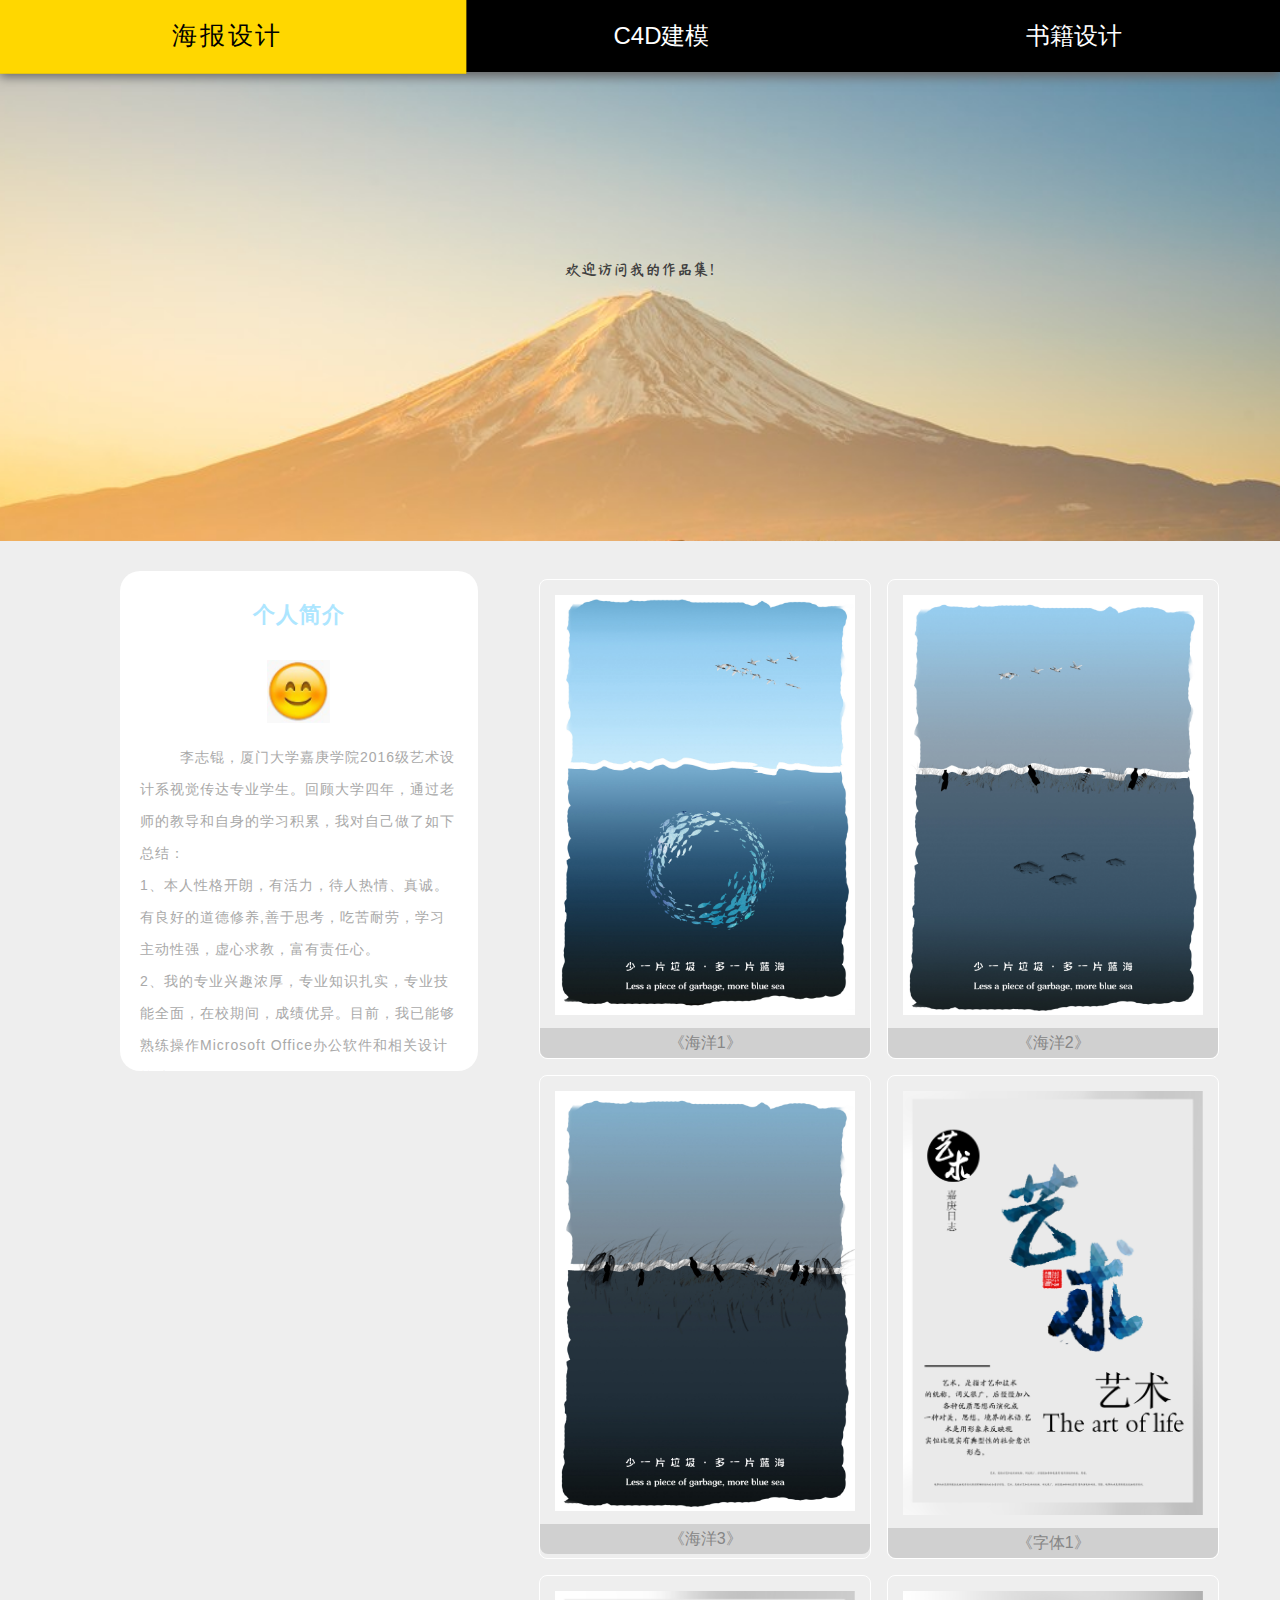
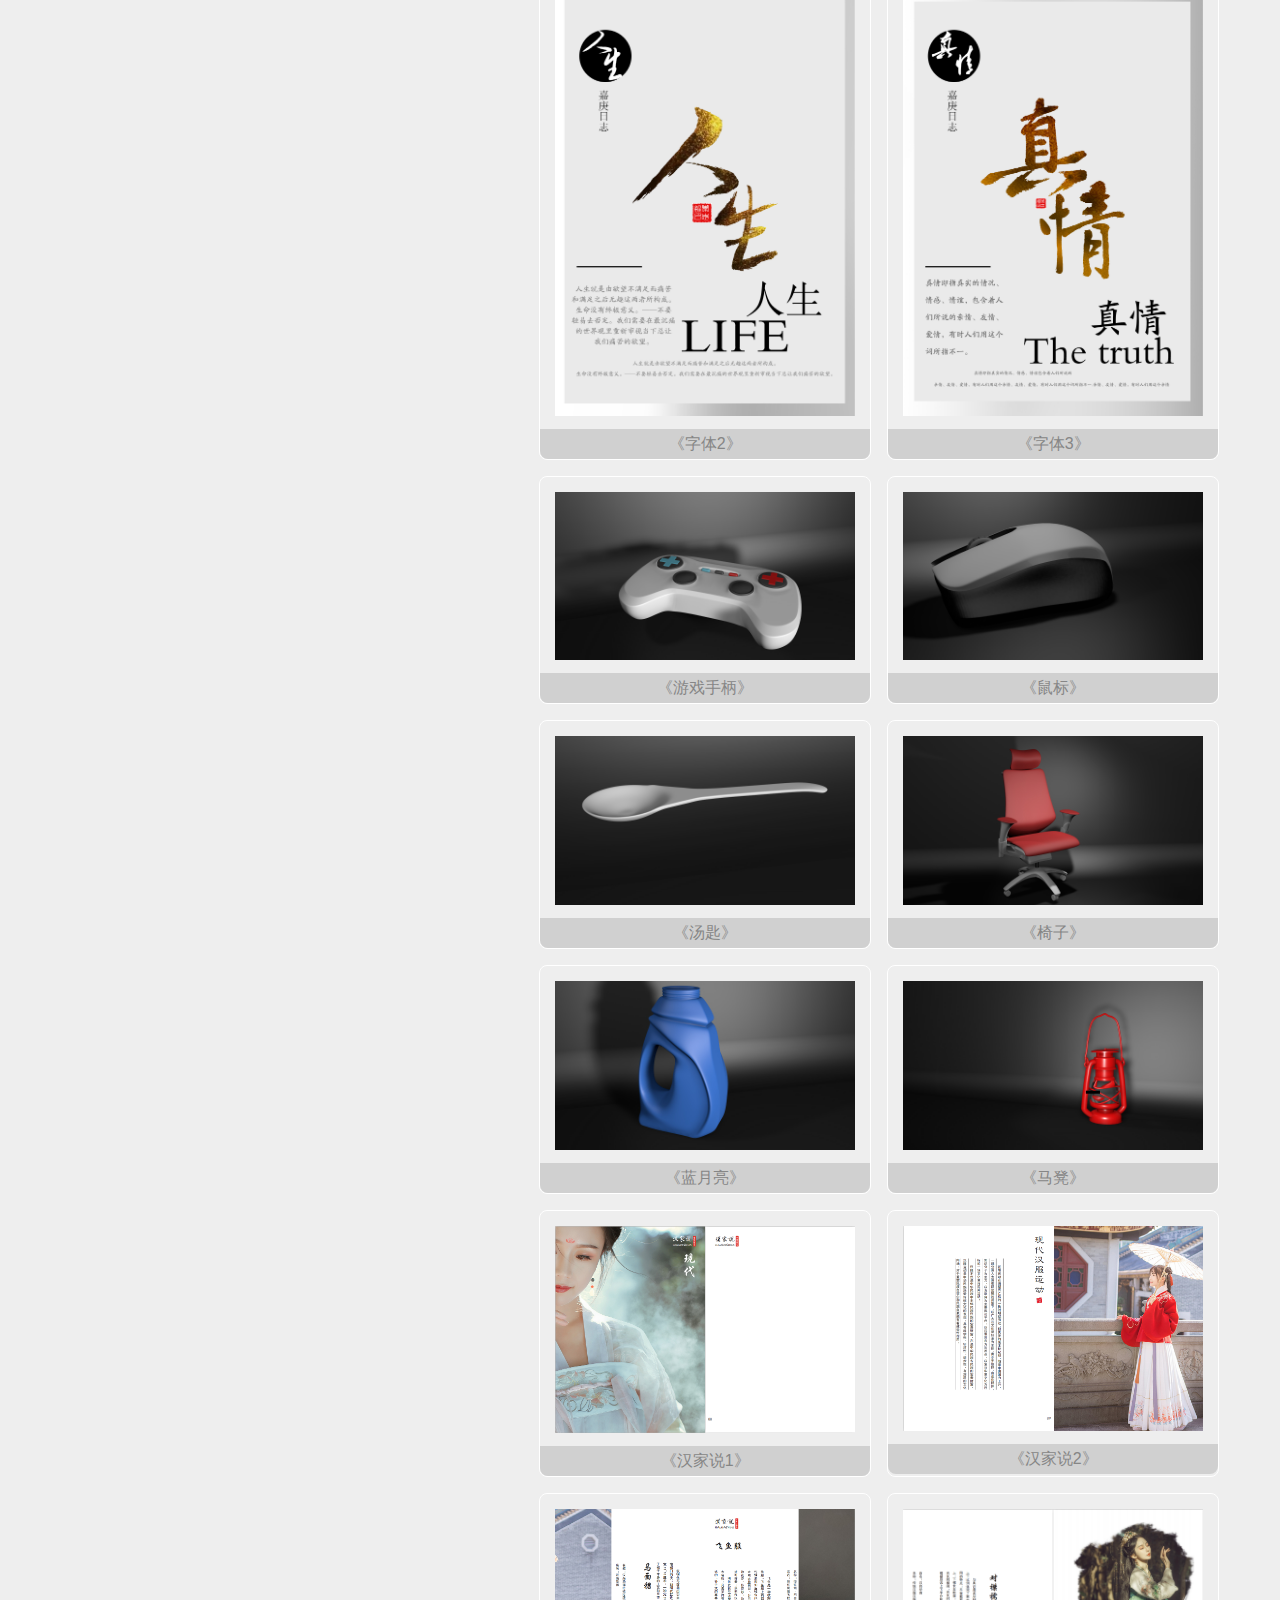
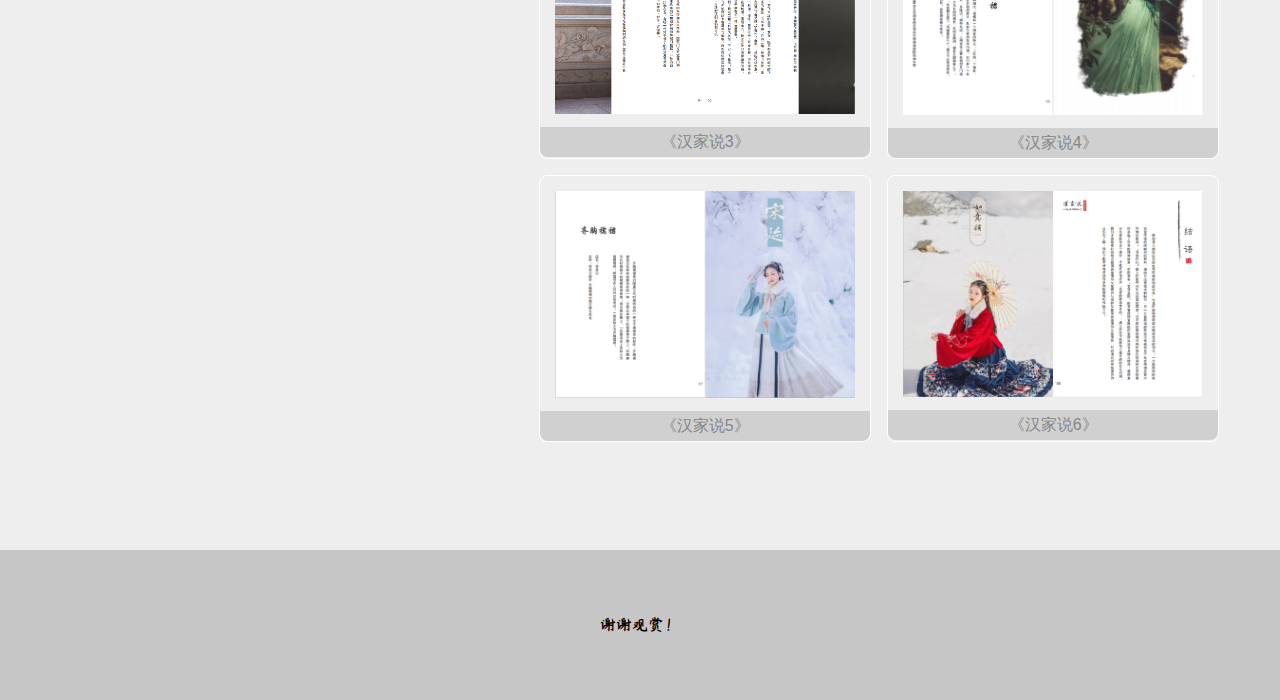
<file: index.html>
<!doctype html><html><head><meta charset="UTF-8"><title>李志锟个人作品集</title><link rel="shortcut icon" href="img/touxiang.jpg"><link rel="stylesheet" type="text/css" href="style.css"></head><body><header><nav><a href="#">海报设计</a><a href="#">C4D建模</a><a href="#">书籍设计</a></nav></header><div class="huanying "><div><i class="web-font">欢迎访问我的作品集!</i></div></div><div class="jiesao"><div class="biaoti"><h4>个人简介</h4></div><div class="wenan"><img src="img/touxiang.jpg"><p>李志锟，厦门大学嘉庚学院2016级艺术设计系视觉传达专业学生。回顾大学四年，通过老师的教导和自身的学习积累，我对自己做了如下总结：<br>1、本人性格开朗，有活力，待人热情、真诚。有良好的道德修养,善于思考，吃苦耐劳，学习主动性强，虚心求教，富有责任心。<br>2、我的专业兴趣浓厚，专业知识扎实，专业技能全面，在校期间，成绩优异。目前，我已能够熟练操作Microsoft Office办公软件和相关设计软件，如C4D、Adobe Illustrator、Adobe Photoshop、Adobe Dreamweaver等，且具有较强的设计功底、创新理念和构思。喜欢看相关设计网站，如优设、站酷、UI中国、奇迹秀、behance等。<br>3、在学生工作方面，我通过担任辅导员助理、班级副班长和部长，使得自己的组织能力、人际交往能力和团队协作意识不断增强，同时也培养了高度的责任感与灵活应变的能力。<br>如今大学生活已告一段落，在今后的职业生涯中，我将会更加努力地学习，不断积极地进取。我相信：生活不会辜负每一个努力的人！</p></div></div><main><div class="gallery"><figure><a href="img/haibao 1.jpg" target="_blank"><img src="img/tbn/haibao 1.jpg"></a><figcaption>《海洋1》</figcaption></figure><figure><a href="img/haibao 2.jpg" target="_blank"><img src="img/tbn/haibao 2.jpg"></a><figcaption>《海洋2》</figcaption></figure><figure><a href="img/haibao 3.jpg" target="_blank"><img src="img/tbn/haibao 3.jpg"></a><figcaption>《海洋3》</figcaption></figure><figure><a href="img/haibao 4.jpg" target="_blank"><img src="img/tbn/haibao 4.jpg"></a><figcaption>《字体1》</figcaption></figure><figure><a href="img/haibao 5.jpg" target="_blank"><img src="img/tbn/haibao 5.jpg"></a><figcaption>《字体2》</figcaption></figure><figure><a href="img/haibao 6.jpg" target="_blank"><img src="img/tbn/haibao 6.jpg"></a><figcaption>《字体3》</figcaption></figure><figure><a href="img/c4d 1.jpg" target="_blank"><img src="img/tbn/c4d 1.jpg"></a><figcaption>《游戏手柄》</figcaption></figure><figure><a href="img/c4d 2.jpg" target="_blank"><img src="img/tbn/c4d 2.jpg"></a><figcaption>《鼠标》</figcaption></figure><figure><a href="img/c4d 3.jpg" target="_blank"><img src="img/tbn/c4d 3.jpg"></a><figcaption>《汤匙》</figcaption></figure><figure><a href="img/c4d 4.jpg" target="_blank"><img src="img/tbn/c4d 4.jpg"></a><figcaption>《椅子》</figcaption></figure><figure><a href="img/c4d 5.jpg" target="_blank"><img src="img/tbn/c4d 5.jpg"></a><figcaption>《蓝月亮》</figcaption></figure><figure><a href="img/c4d 6.jpg" target="_blank"><img src="img/tbn/c4d 6.jpg"></a><figcaption>《马凳》</figcaption></figure><figure><a href="img/shuji 1.jpg" target="_blank"><img src="img/tbn/shuji 1.jpg"></a><figcaption>《汉家说1》</figcaption></figure><figure><a href="img/shuji 2.jpg" target="_blank"><img src="img/tbn/shuji 2.jpg"></a><figcaption>《汉家说2》</figcaption></figure><figure><a href="img/shuji 3.jpg" target="_blank"><img src="img/tbn/shuji 3.jpg"></a><figcaption>《汉家说3》</figcaption></figure><figure><a href="img/shuji 4.jpg" target="_blank"><img src="img/tbn/shuji 4.jpg"></a><figcaption>《汉家说4》</figcaption></figure><figure><a href="img/shuji 5.jpg" target="_blank"><img src="img/tbn/shuji 5.jpg"></a><figcaption>《汉家说5》</figcaption></figure><figure><a href="img/shuji 6.jpg" target="_blank"><img src="img/tbn/shuji 6.jpg"></a><figcaption>《汉家说6》</figcaption></figure></div></main><footer><div class="footnote"><div class="jiewei"><i class="web-font">谢谢观赏！</i></div></div></footer></body></html>
</file>
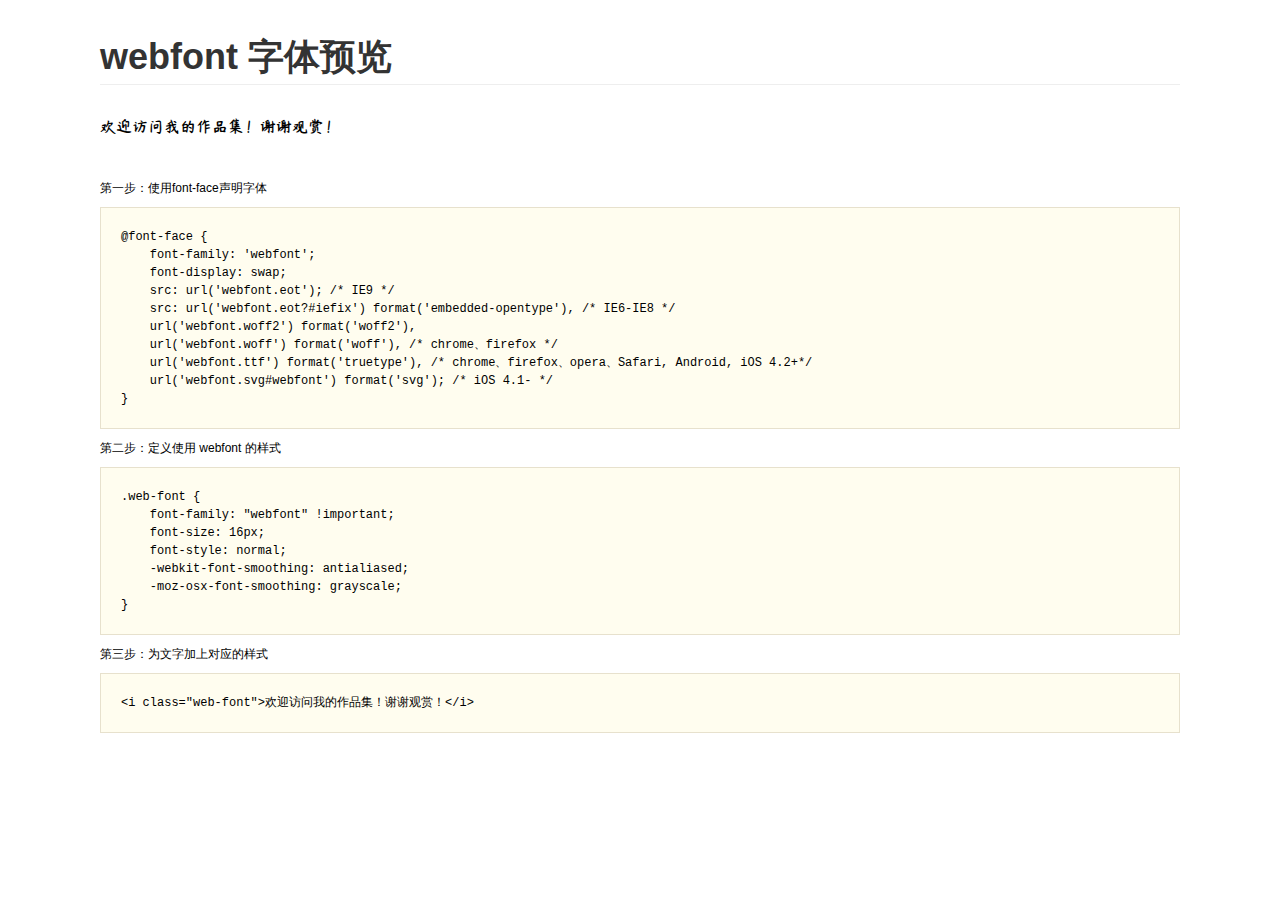
<file: font/demo.html>
<html>
<head>
    <meta charset="utf-8"/>
    <title>Webfont Demo</title>
    <style>
/*
KISSY CSS Reset
理念：1. reset 的目的不是清除浏览器的默认样式，这仅是部分工作。清除和重置是紧密不可分的。
2. reset 的目的不是让默认样式在所有浏览器下一致，而是减少默认样式有可能带来的问题。
3. reset 期望提供一套普适通用的基础样式。但没有银弹，推荐根据具体需求，裁剪和修改后再使用。
特色：1. 适应中文；2. 基于最新主流浏览器。
维护：玉伯<lifesinger@gmail.com>, 正淳<ragecarrier@gmail.com>
 */

/** 清除内外边距 **/
body, h1, h2, h3, h4, h5, h6, hr, p, blockquote, /* structural elements 结构元素 */
dl, dt, dd, ul, ol, li, /* list elements 列表元素 */
pre, /* text formatting elements 文本格式元素 */
form, fieldset, legend, button, input, textarea, /* form elements 表单元素 */
th, td /* table elements 表格元素 */ {
  margin: 0;
  padding: 0;
}

/** 设置默认字体 **/
body,
button, input, select, textarea /* for ie */ {
  font: 12px/1.5 tahoma, arial, \5b8b\4f53, sans-serif;
}
h1, h2, h3, h4, h5, h6 { font-size: 100%; }
address, cite, dfn, em, var { font-style: normal; } /* 将斜体扶正 */
code, kbd, pre, samp { font-family: courier new, courier, monospace; } /* 统一等宽字体 */
small { font-size: 12px; } /* 小于 12px 的中文很难阅读，让 small 正常化 */

/** 重置列表元素 **/
ul, ol { list-style: none; }

/** 重置文本格式元素 **/
a { text-decoration: none; }
a:hover { text-decoration: underline; }


/** 重置表单元素 **/
legend { color: #000; } /* for ie6 */
fieldset, img { border: 0; } /* img 搭车：让链接里的 img 无边框 */
button, input, select, textarea { font-size: 100%; } /* 使得表单元素在 ie 下能继承字体大小 */
/* 注：optgroup 无法扶正 */

/** 重置表格元素 **/
table { border-collapse: collapse; border-spacing: 0; }

/* 清除浮动 */
.ks-clear:after, .clear:after {
  content: '\20';
  display: block;
  height: 0;
  clear: both;
}

.ks-clear, .clear {
  *zoom: 1;
}

.main {padding: 30px 100px;}
.main h1{font-size:36px; color:#333; text-align:left;margin-bottom:30px; border-bottom: 1px solid #eee;}

.helps{margin-top:40px;}
.helps pre{
  padding:20px;
  margin:10px 0;
  border:solid 1px #e7e1cd;
  background-color: #fffdef;
  overflow: auto;
}

.icon_lists li{
  float:left;
  width: 100px;
  height:150px;
  text-align: center;
}

.icon_lists .icon{
  font-size: 42px;
  line-height: 100px;
  margin: 10px 0;
  color:#333;
  -webkit-transition: font-size 0.25s ease-out 0s;
  -moz-transition: font-size 0.25s ease-out 0s;
  transition: font-size 0.25s ease-out 0s;
}

.icon_lists .icon:hover{
  font-size: 100px;
}

@font-face {
  font-family: "webfont";
  font-display: swap;
  src: url('webfont.eot'); /* IE9 */
  src: url('webfont.eot?#iefix') format('embedded-opentype'), /* IE6-IE8 */
  url('webfont.woff2') format('woff2'),
  url('webfont.woff') format('woff'), /* chrome、firefox */
  url('webfont.ttf') format('truetype'), /* chrome、firefox、opera、Safari, Android, iOS 4.2+*/
  url('webfont.svg#webfont') format('svg'); /* iOS 4.1- */
}

.web-font {
  font-family: "webfont" !important;
  font-size: 16px;
  font-style: normal;
  -webkit-font-smoothing: antialiased;
  -moz-osx-font-smoothing: grayscale;
}
    </style>
</head>
<body>
    <div class="main">
        <h1>webfont 字体预览</h1>
        <p class="web-font">欢迎访问我的作品集！谢谢观赏！</p>


        <div class="helps">
            第一步：使用font-face声明字体
            <pre>
@font-face {
    font-family: 'webfont';
    font-display: swap;
    src: url('webfont.eot'); /* IE9 */
    src: url('webfont.eot?#iefix') format('embedded-opentype'), /* IE6-IE8 */
    url('webfont.woff2') format('woff2'),
    url('webfont.woff') format('woff'), /* chrome、firefox */
    url('webfont.ttf') format('truetype'), /* chrome、firefox、opera、Safari, Android, iOS 4.2+*/
    url('webfont.svg#webfont') format('svg'); /* iOS 4.1- */
}
</pre>
第二步：定义使用 webfont 的样式
            <pre>
.web-font {
    font-family: "webfont" !important;
    font-size: 16px;
    font-style: normal;
    -webkit-font-smoothing: antialiased;
    -moz-osx-font-smoothing: grayscale;
}
</pre>
第三步：为文字加上对应的样式
<pre>
&lt;i class="web-font"&gt;欢迎访问我的作品集！谢谢观赏！&lt;/i&gt;
</pre>
        </div>

    </div>
</body>
</html>
</file>
<file: style.css>
@charset "UTF-8";@font-face{font-family:'webfont';font-display:swap;src:url('font/webfont.eot');src:url('font/webfont.eot?#iefix') format('embedded-opentype'),url('font/webfont.woff2') format('woff2'),url('font/webfont.woff') format('woff'),url('font/webfont.ttf') format('truetype'),url('font/webfont.svg#webfont') format('svg')}.web-font{font-family:"webfont"!important;font-size:16px;font-style:normal;-webkit-font-smoothing:antialiased;-moz-osx-font-smoothing:grayscale}body{font-family:sans-serif;margin:0;background-color:#EEE}nav{position:fixed;display:table;width:100%;z-index:999;box-shadow:0 5px 10px dimgrey}nav a{background-color:black;display:table-cell;text-align:center;color:#fff;padding:20px 0 20px 0;text-decoration:none;font-size:24px}nav a:hover{background-color:gold;opacity:1;color:#000;transition:.5s;letter-spacing:2.5px;transform:scale(1.05);transition:.5s ease-out}.huanying{background-image:url(img/beijing.jpg);background-size:cover;background-attachment:fixed;background-position:center;font-family:sans-serif}.huanying div{width:350px;margin:0 auto;text-align:center;line-height:500px;font-size:12px;color:#3f3f3f;padding:20px 0;border-radius:15px;position:relative}.jiesao{width:28%;height:500px;border-radius:20px;margin:70px 0 0 120px;margin-top:30px;letter-spacing:1px;text-align:center;overflow:scroll;background-color:#fff;margin-bottom:60px;float:left}.biaoti{text-align:center;font-size:22px;color:#ade6ff}.wenan{font-size:14px;margin:20px;color:#474747}p{text-align:left;color:#a9a9a9}.wenan img{width:20%}.wenan p{font-language-override:1.25rem;text-indent:2.5rem;line-height:2rem}.gallery{margin-top:30px;display:flex;flex-wrap:wrap;justify-content:center;max-width:1200px}figure{border-radius:8px;margin:8px;color:#868686;font-size:14px;border:1px solid #fff}figure img{width:300px;margin:15px 15px 0 15px;transition:.5s ease-in}figure:hover{background-color:gold;opacity:1;color:#000;transition:.5s;letter-spacing:2.5px}figure img:hover{transform:scale(1.05);transition:.5s ease-out}figcaption{height:30px;border-radius:0 0 8px 8px;text-align:center;line-height:30px;font-size:16px;margin:10px 0 0 0;background-color:#d0d0d0}.tbn a{text-decoration:none;color:#000;border:1px solid #000;border-radius:5px;width:70px;font-size:14px;padding:5px}.tbn a:hover{background-color:gold;border-color:gold}.tbn a:active{box-shadow:0 0 5px dimgrey inset;border-color:dimgrey}footer{margin-top:100px;position:relative;z-index:2}footer{background-color:#c6c6c6}.footnote{display:table;width:100%;height:150px;font-size:25px}.footnote div{display:table-cell;vertical-align:middle}.footnote div:nth-child(1){text-align:center;padding:10px 50px;font-size:12px}@media only screen and (max-width:1180px){.jiesao{width:0}}@media only screen and (max-width:800px){nav a{display:block;width:100%;height:32px;line-height:32px}}
</file>
